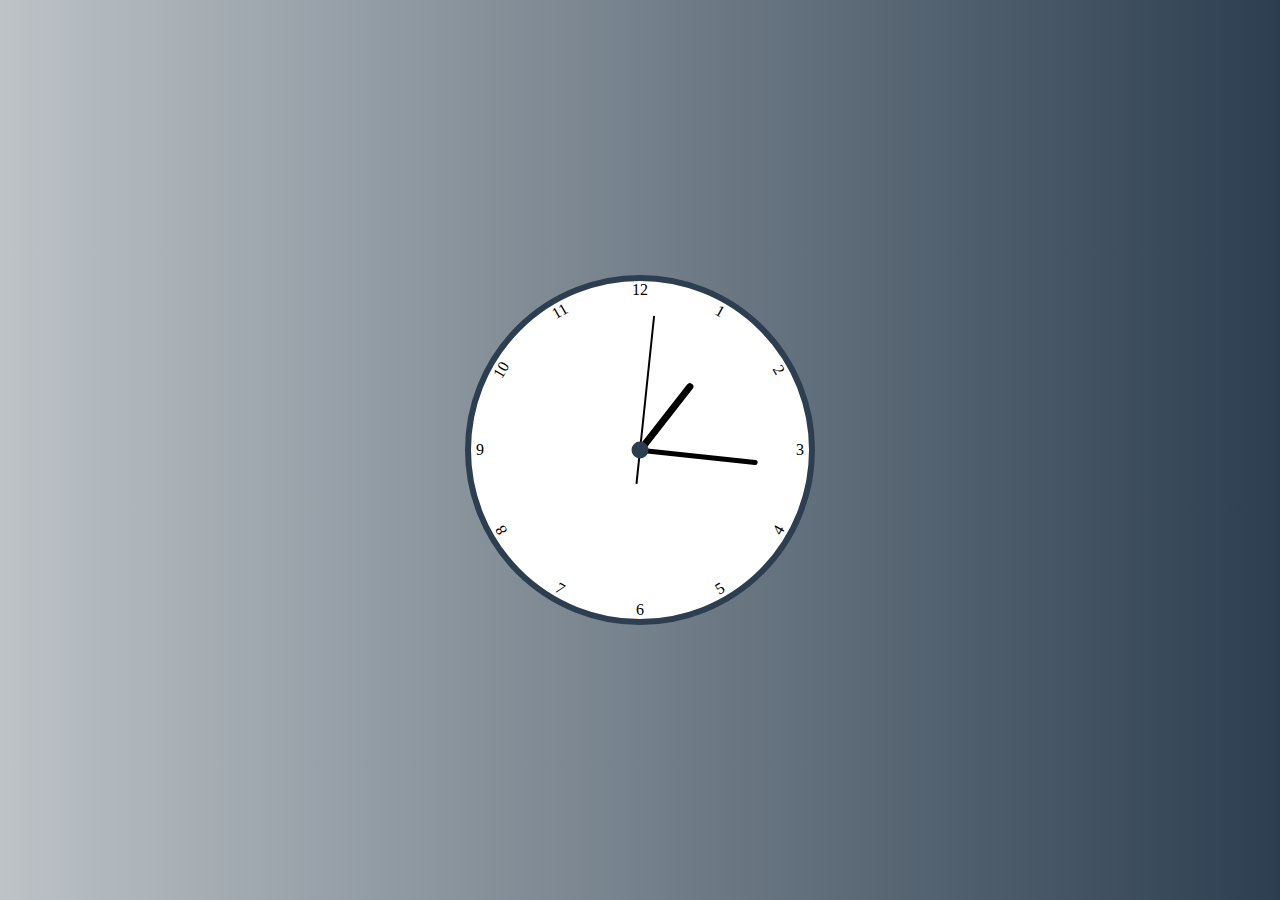
<file: Analog Clock/index.html>
<!DOCTYPE html>
<html lang="en">
<head>
    <meta charset="UTF-8">
    <meta name="viewport" content="width=device-width, initial-scale=1.0">
    <title>Analog Clock</title>
    <link rel="stylesheet" href="style.css">
</head>
<body>
    <div class="clock">
        <div class="hand hour-hand"></div>
        <div class="hand minute-hand"></div>
        <div class="hand second-hand"></div>
        <div class="num num1"><p>1</p></div>
        <div class="num num2"><p>2</p></div>
        <div class="num num3"><p>3</p></div>
        <div class="num num4"><p>4</p></div>
        <div class="num num5"><p>5</p></div>
        <div class="num num6"><p>6</p></div>
        <div class="num num7"><p>7</p></div>
        <div class="num num8"><p>8</p></div>
        <div class="num num9"><p>9</p></div>
        <div class="num num10"><p>10</p></div>
        <div class="num num11"><p>11</p></div>
        <div class="num num12"><p>12</p></div>
    </div>
    <script src="script.js"></script>
</body>
</html>
</file>
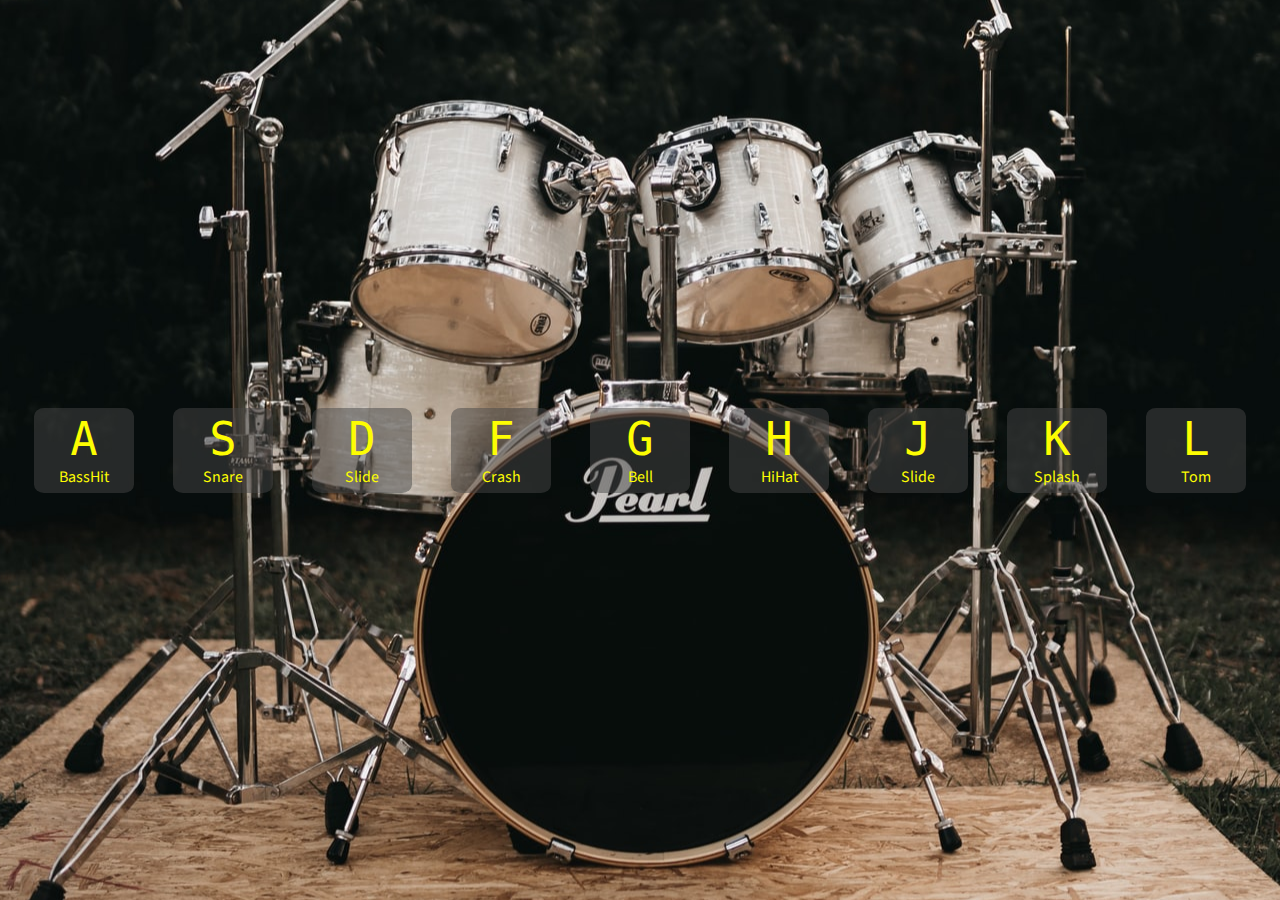
<file: Drum Kit/index.html>
<!DOCTYPE html>
<html lang="en">
<head>
    <meta charset="UTF-8">
    <meta name="viewport" content="width=device-width, initial-scale=1.0">
    <title>Drum Kit</title>
    <link href="https://fonts.googleapis.com/css2?family=Source+Sans+Pro:wght@400;600&display=swap" rel="stylesheet">
    <link rel="stylesheet" href="style.css">
</head>
<body>
    <div class="overlay"></div>

    <div class="keys">
         <div data-key="65" class="key">
             <kbd>A</kbd>
             <span>BassHit</span>
         </div>
         <div data-key="83" class="key">
            <kbd>S</kbd>
            <span>Snare</span>
        </div>
        <div data-key="68" class="key">
            <kbd>D</kbd>
            <span>Slide</span>
        </div>
        <div data-key="70" class="key">
            <kbd>F</kbd>
            <span>Crash</span>
        </div>
        <div data-key="71" class="key">
            <kbd>G</kbd>
            <span>Bell</span>
        </div>
        <div data-key="72" class="key">
            <kbd>H</kbd>
            <span>HiHat</span>
        </div>
        <div data-key="74" class="key">
            <kbd>J</kbd>
            <span>Slide</span>
        </div>
        <div data-key="75" class="key">
            <kbd>K</kbd>
            <span>Splash</span>
        </div>
        <div data-key="76" class="key">
            <kbd>L</kbd>
            <span>Tom</span>
        </div>
    </div>

    <audio src="https://www.fesliyanstudios.com/play-mp3/6660" data-key="65"></audio>
    <audio src="https://www.fesliyanstudios.com/play-mp3/6772" data-key="83"></audio>
    <audio src="https://www.fesliyanstudios.com/play-mp3/6670" data-key="68"></audio>
    <audio src="https://www.fesliyanstudios.com/play-mp3/6676" data-key="70"></audio>
    <audio src="https://www.fesliyanstudios.com/play-mp3/6731" data-key="71"></audio>
    <audio src="https://www.fesliyanstudios.com/play-mp3/6714" data-key="72"></audio>
    <audio src="https://www.fesliyanstudios.com/play-mp3/6746" data-key="74"></audio>
    <audio src="https://www.fesliyanstudios.com/play-mp3/6778" data-key="75"></audio>
    <audio src="https://www.fesliyanstudios.com/play-mp3/6728" data-key="76"></audio>
    <script src="script.js"></script>
</body>
</html>
</file>
<file: Analog Clock/style.css>
* {
    box-sizing: border-box;
}
body {
    margin: 0;
    border: 0;
    background: linear-gradient(to right,#bdc3c7 , #2c3e50);
    display: flex;
    justify-content: center;
    align-items: center;
    height: 100vh;
}

.clock {
    width: 350px;
    height: 350px;
    background-color: white;
    border-radius: 50%;
    position: relative;
    border: 6px solid #2c3e50;
}

.clock .num {
    position: absolute;
    width: 100%;
    height: 100%;
    text-align: center;
}

.num1 {
    transform: rotate(30deg);
}

.num2 {
    transform: rotate(60deg);
}

.num3 {
    transform: rotate(90deg);
}

.num4 {
    transform: rotate(120deg);
}

.num5 {
    transform: rotate(150deg);
}

.num6 {
    transform: rotate(180deg);
}

.num7 {
    transform: rotate(210deg);
}

.num8 {
    transform: rotate(240deg);
}

.num9 {
    transform: rotate(270deg);
}

.num10 {
    transform: rotate(300deg);
}

.num11 {
    transform: rotate(330deg);
}

.num3 p {
    transform: rotate(-90deg);
}

.num4 p, .num5 p, .num6 p, .num7 p {
    transform: rotate(-180deg);
  }
  
.num9 p {
    transform: rotate(90deg);
}

p {
    padding: 0;
    margin: 0;
}

.hand {
    position: absolute;
    bottom: 50%;
    right: 50%;
    transform: translateX(50%) rotate(0deg);
    transform-origin: bottom;
    z-index: 5;
    border-top-left-radius: 5px;
    border-top-right-radius: 5px;
}

.hour-hand {
    width: 7px;
    height: 25%;
    background-color: black;
}

.minute-hand {
    width: 5px;
    height: 35%;
    background-color: black;
}

.second-hand {
    bottom: 40%;
    width: 2px;
    height: 50%;
    background-color: black;
    transform-origin: 50% 80%;
}

.clock:after {
    content: '';
    background-color: #2c3e50;
    z-index: 10;
    width: 17px;
    height: 17px;
    position: absolute;
    top: 50%;
    left: 50%;
    transform: translate(-50%, -50%);
    border-radius: 50%;
}
</file>
<file: Drum Kit/style.css>
* {
    box-sizing: border-box;
}

html {
    background-image: url('Drum\ Kit.jpg');
    background-repeat: no-repeat;
    background-position: 50% 18%;
    /* background-position: 50% 40%; */
}

body {
    margin: 0;
    padding: 0;
}

/* .overlay {
    min-height: 100vh;
    min-width: 100vw;
    background-color: rgba(245, 230, 230, 0.15);
} */

.keys {
    position: absolute;
    top: 0;
    min-height: 100vh;
    min-width: 100vw;
    display: flex;
    justify-content: space-evenly;
    align-items: center;
    flex-wrap: wrap;
}

.key {
    font-family: 'Source Sans Pro', sans-serif;
    color: #fdfd02;
    padding: 5px;
    margin: 5px;
    background-color: rgba(69, 69, 69, 0.5);
    min-width: 100px;
    min-height: 80px;
    text-align: center;
    display: flex;
    align-items: center;
    justify-content: center;
    flex-direction: column;
    transition: all 1s;
    border-radius: 10%;
}

kbd {
    display: block;
    text-align: center;
    font-size: 3.5em;
}

.playing {
    border: 2px solid #fdfafa;
    transform: scale(1.1);
}
</file>
